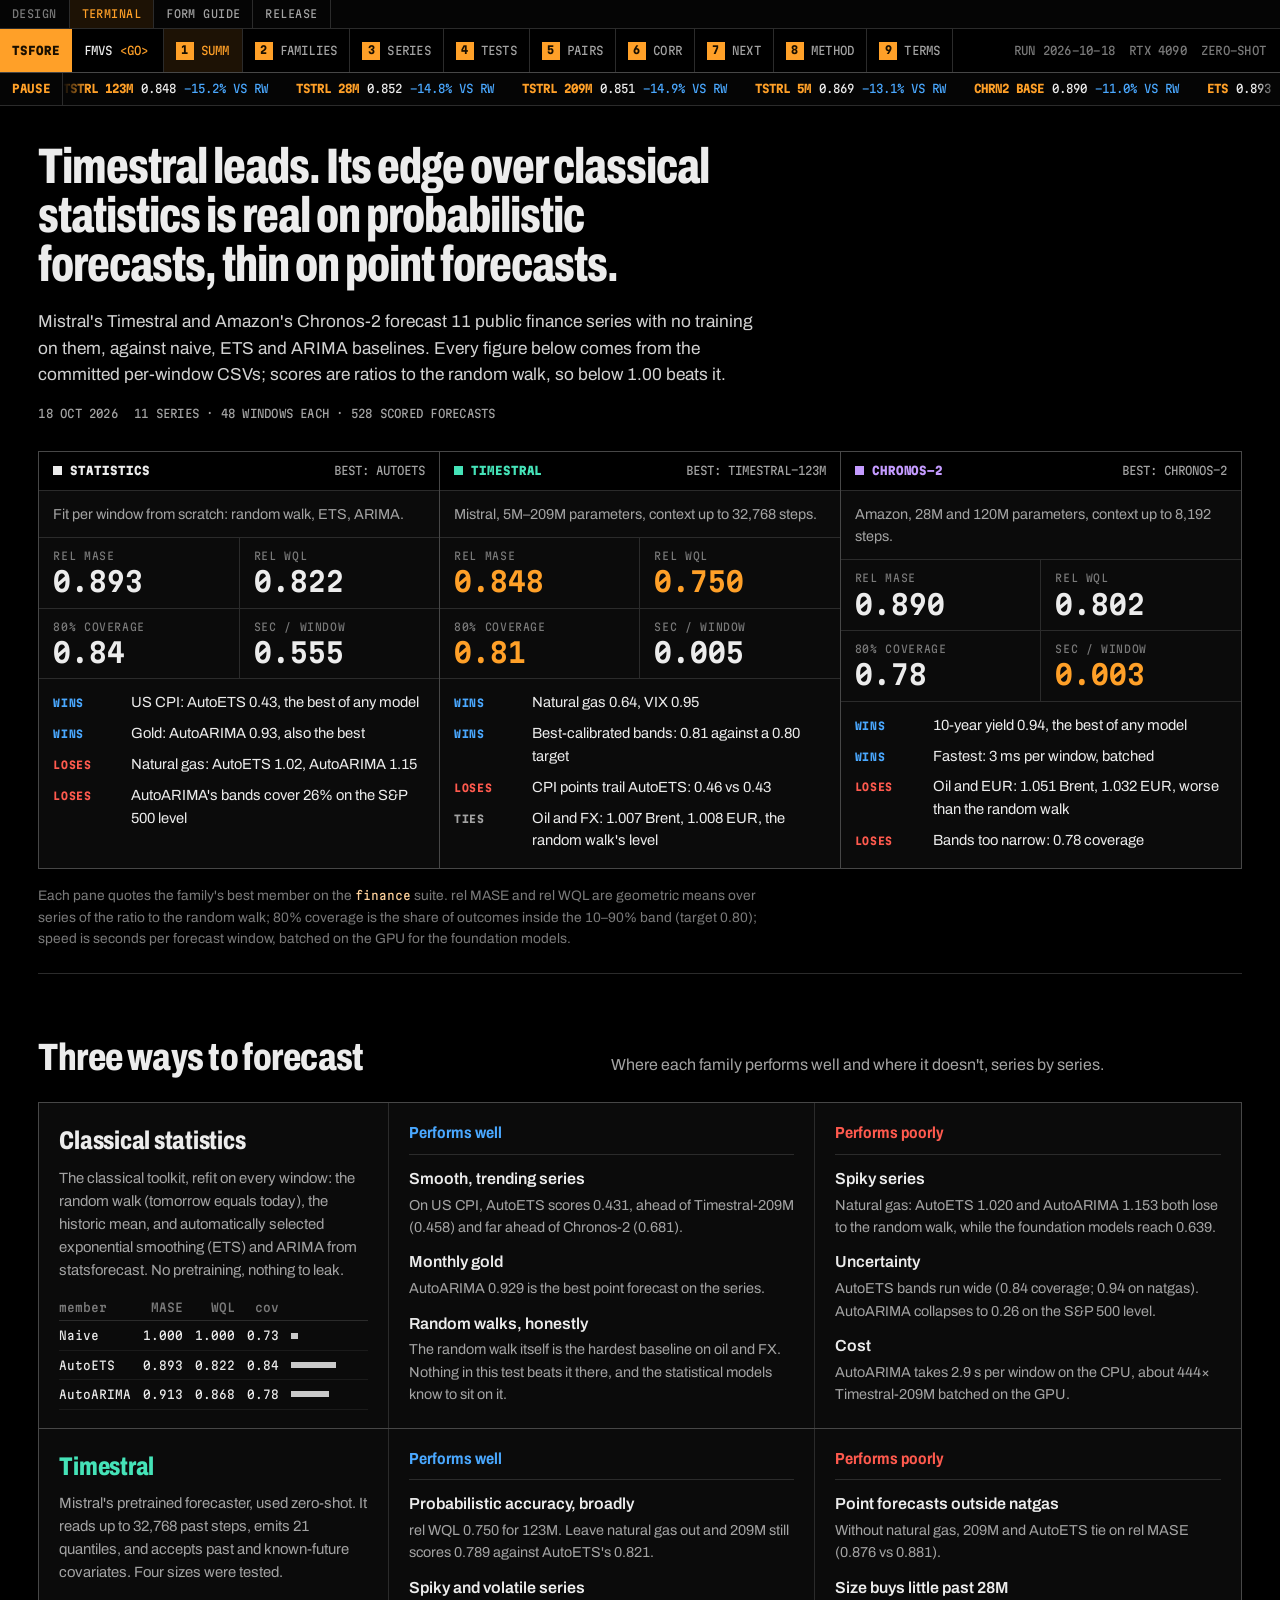
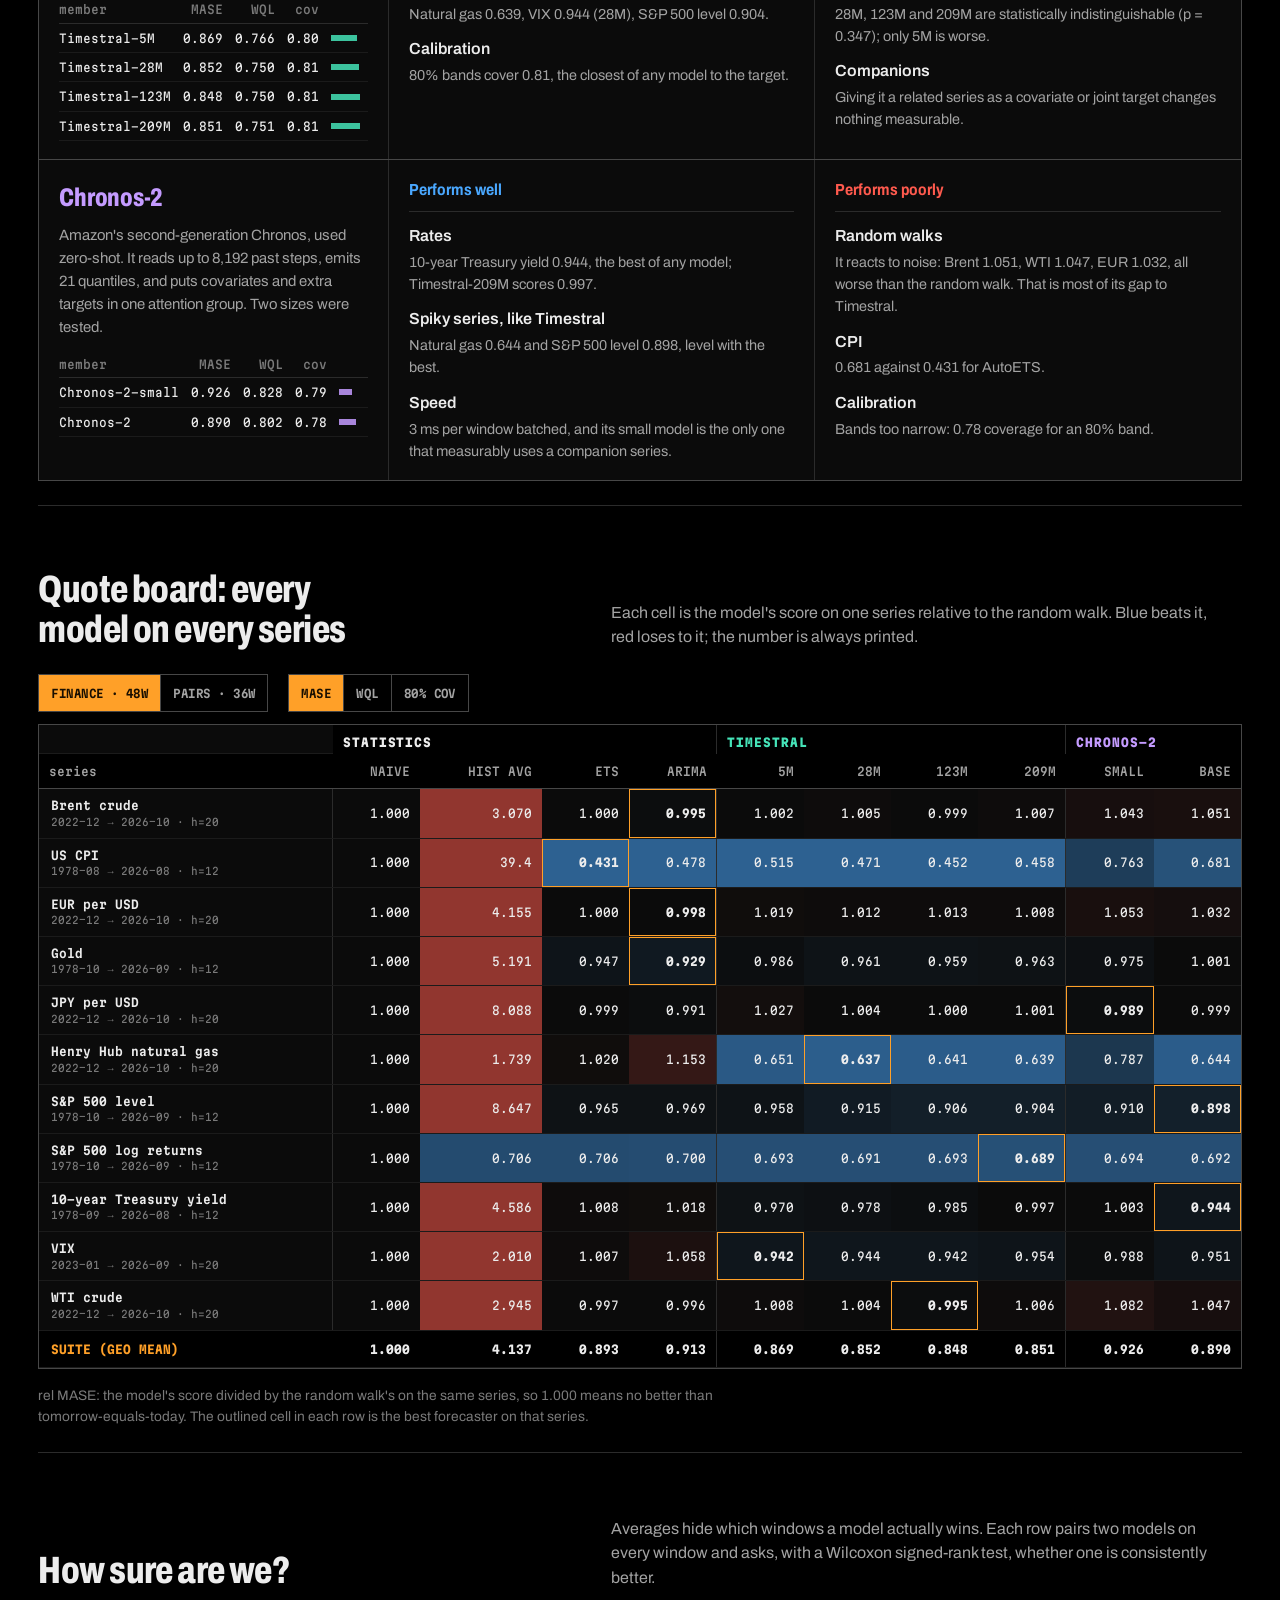
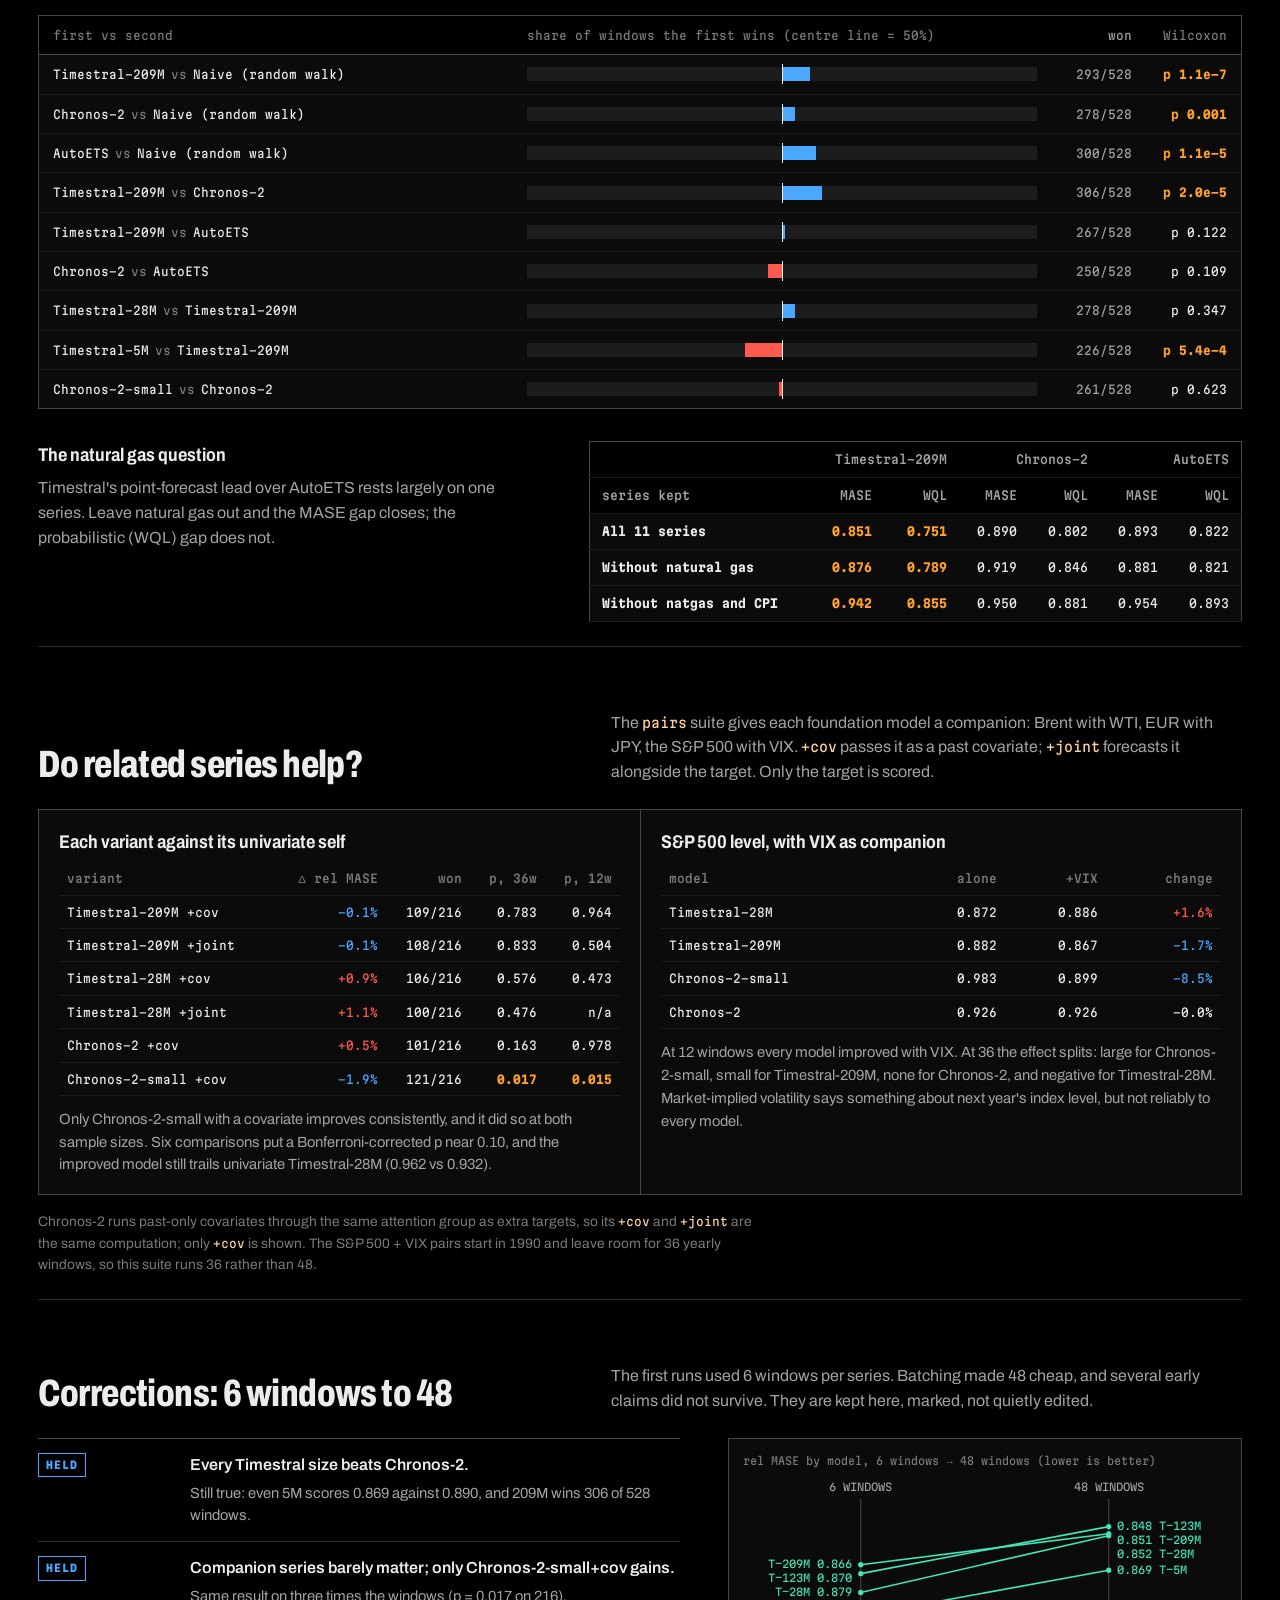
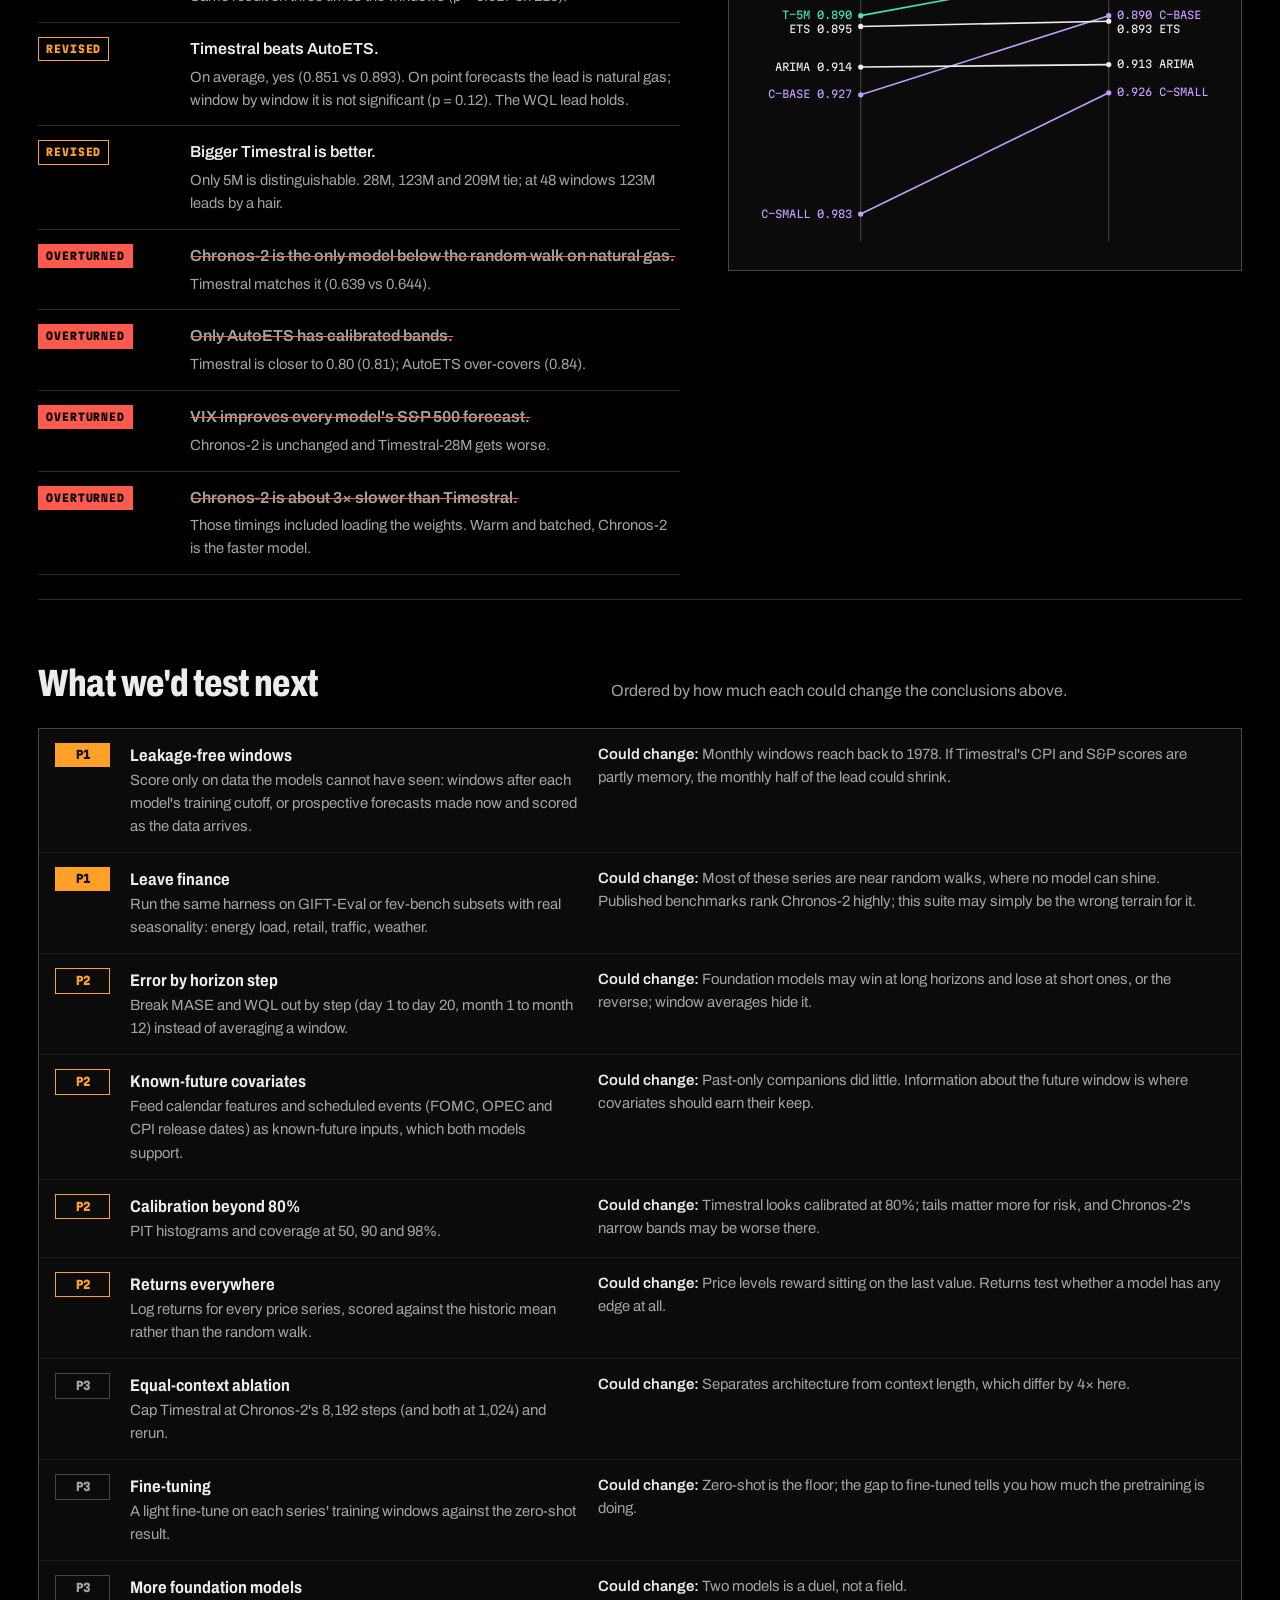
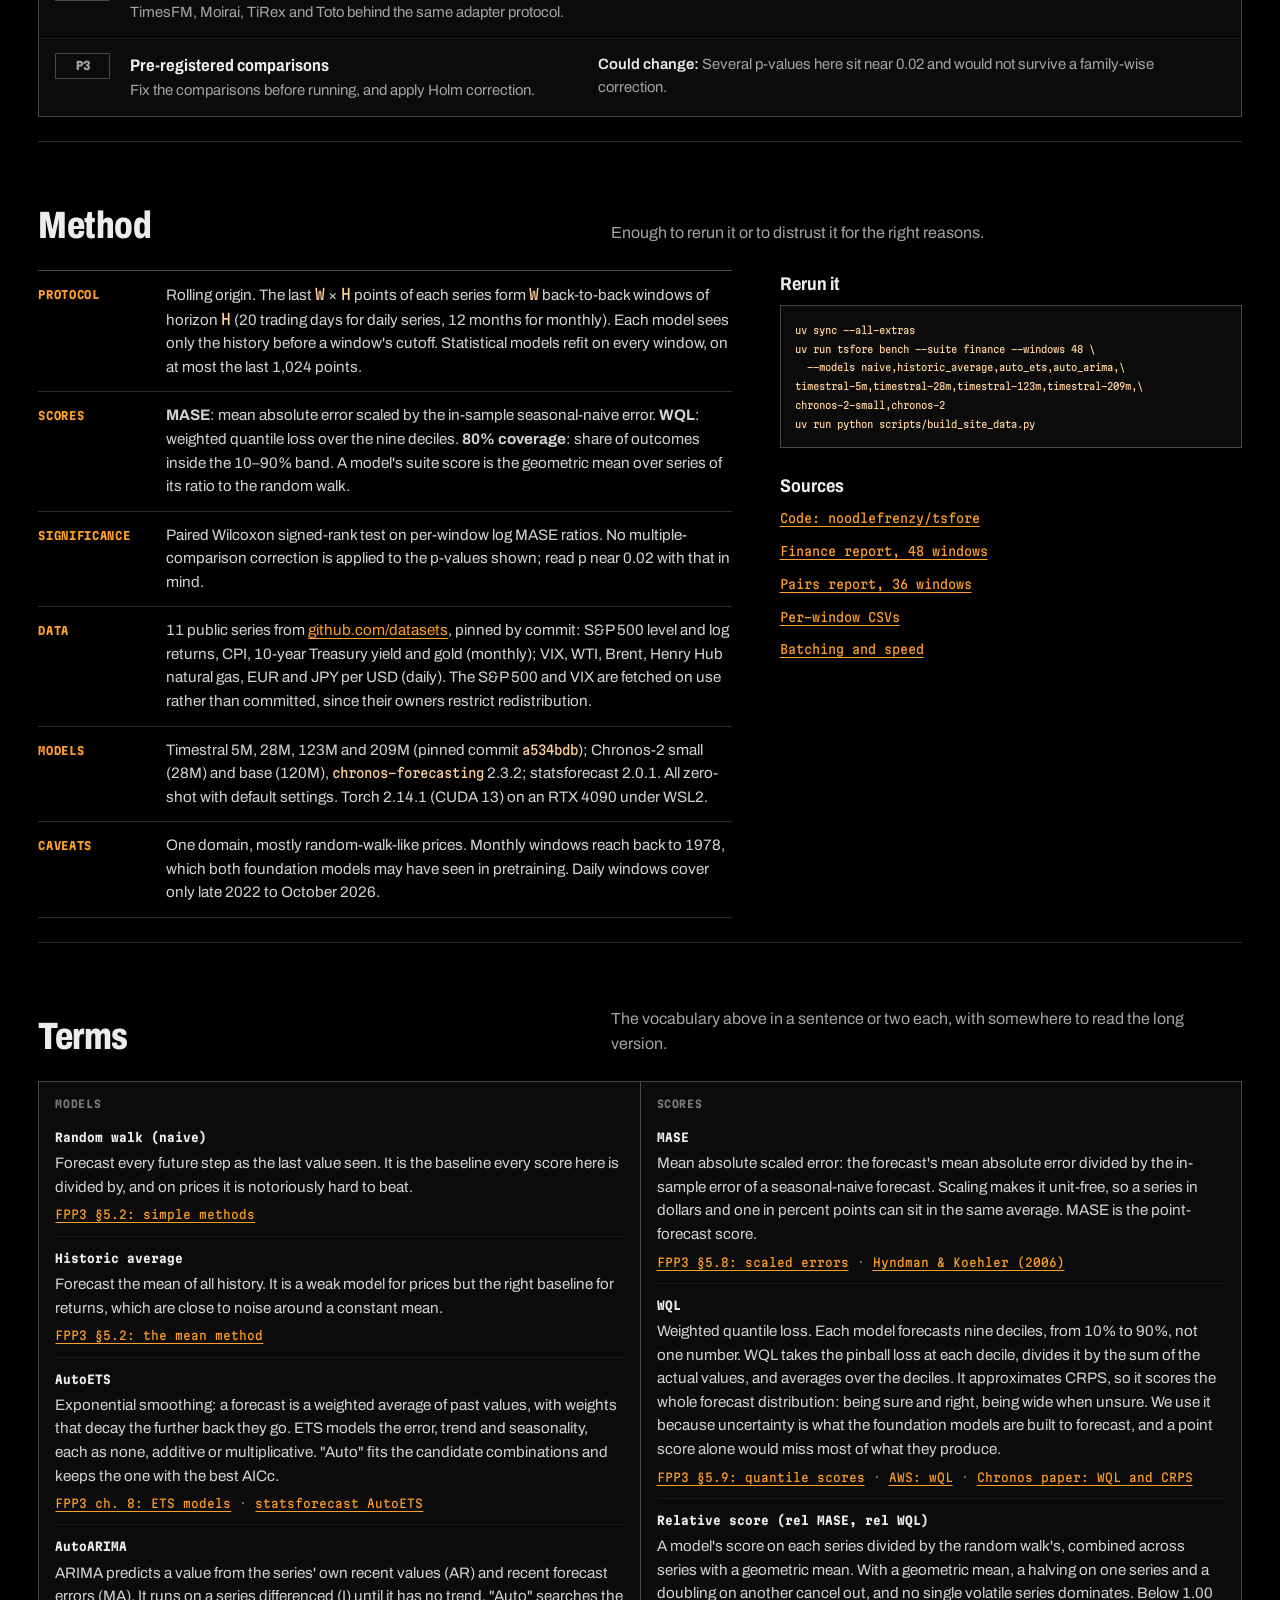
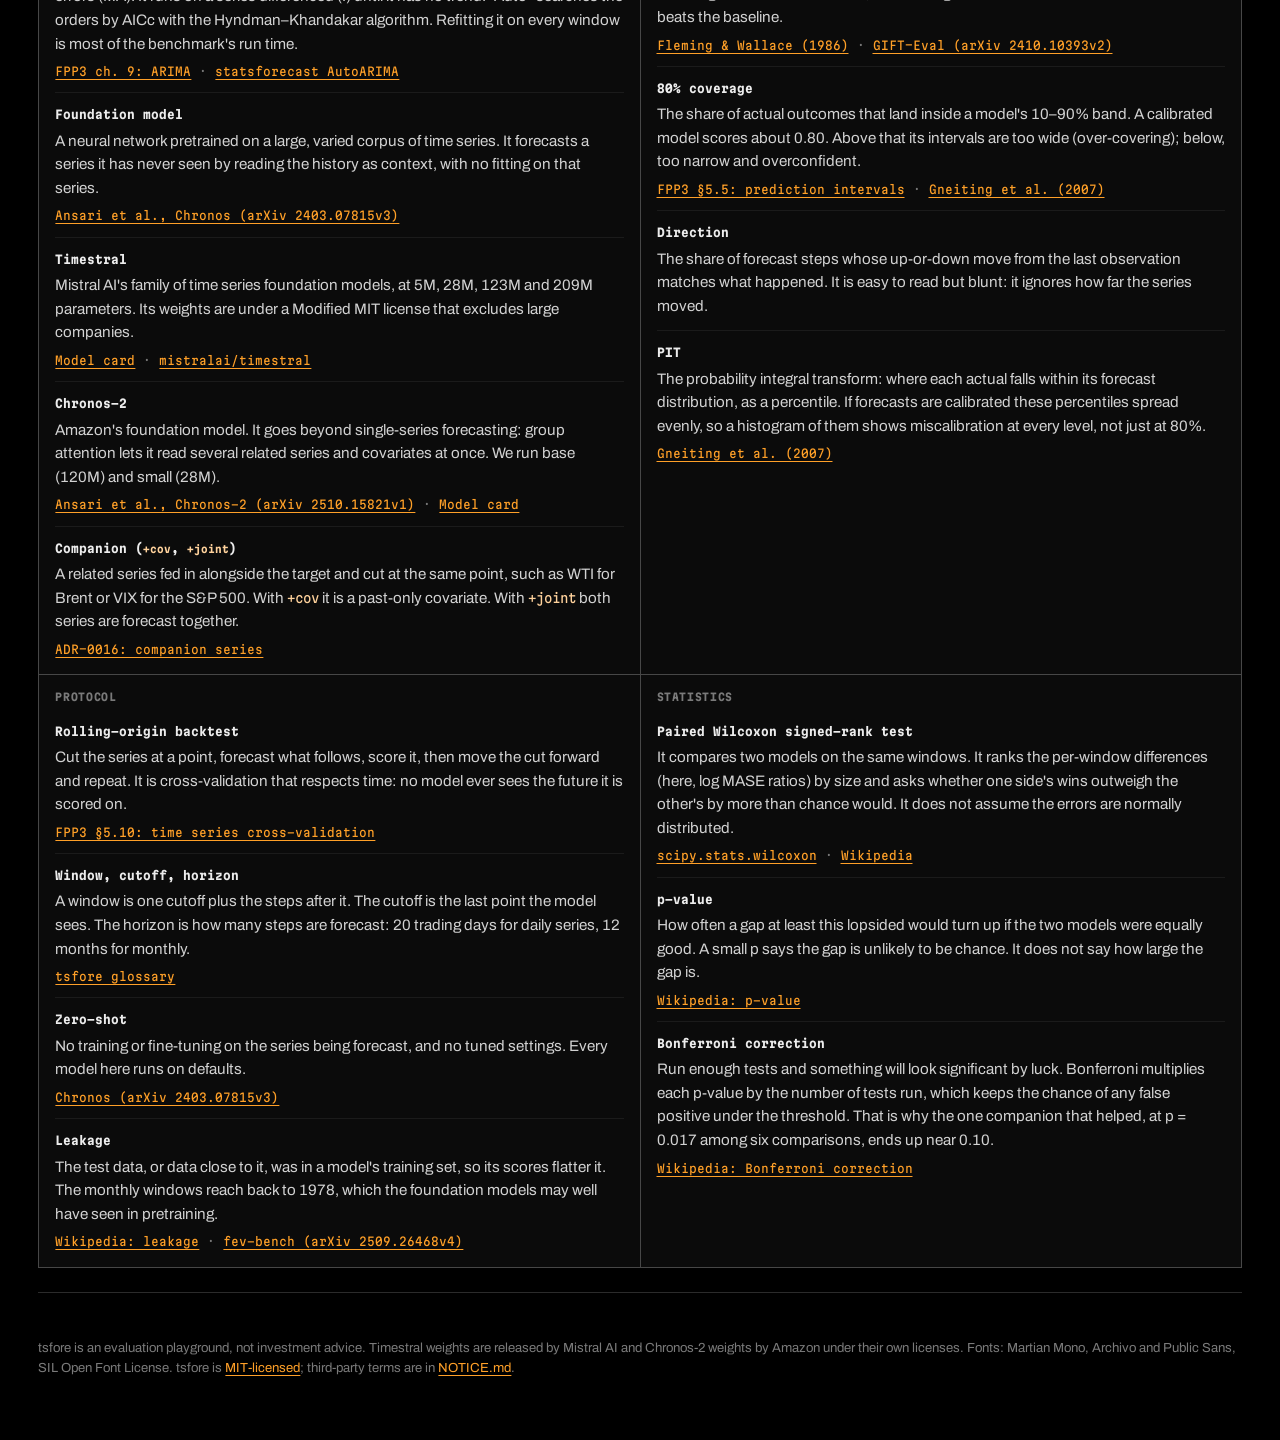
<file: index.html>
<!doctype html>
<html lang="en">
<head>
<meta charset="utf-8">
<!-- agent-notes: { ctx: "tsfore results site: market-terminal single page", deps: [site/style.css, site/form.css, site/release.css, site/design.js, site/app.js, site/data.js, DESIGN.md, PRODUCT.md], state: active, last: "claude@2026-10-19", key: ["static for GitHub Pages; no build step", "direction contract is the first child of body", "three designs over one markup: style.css, form.css, release.css; design.js swaps them"] } -->
<meta name="viewport" content="width=device-width, initial-scale=1">
<title>tsfore · Foundation models vs statistics</title>
<meta name="description" content="Zero-shot Timestral and Chronos-2 against classical statistical baselines on 11 public finance series: where each family wins, where it loses, how sure we are, and what to test next.">
<meta name="color-scheme" content="dark">
<link rel="stylesheet" href="style.css" id="design-css">
<script>
  // Pick the chosen design's sheet before first paint; design.js owns switching after load.
  (() => {
    const sheets = { terminal: "style.css", form: "form.css", release: "release.css" };
    let d = new URLSearchParams(location.search).get("design");
    try { d = d || localStorage.getItem("tsfore-design"); } catch (e) {}
    if (!sheets[d]) d = "terminal";
    document.documentElement.dataset.design = d;
    document.getElementById("design-css").href = sheets[d];
    if (d !== "terminal") document.querySelector('meta[name="color-scheme"]').content = "light";
    const fonts = { terminal: ["martian-mono", "archivo"], form: ["archivo"], release: ["public-sans"] };
    for (const f of fonts[d]) {
      const l = Object.assign(document.createElement("link"), { rel: "preload", as: "font", type: "font/woff2", crossOrigin: "anonymous", href: `fonts/${f}-normal-latin.woff2` });
      document.head.appendChild(l);
    }
  })();
</script>
<link rel="icon" href="data:image/svg+xml,%3Csvg xmlns='http://www.w3.org/2000/svg' viewBox='0 0 16 16'%3E%3Crect width='16' height='16' fill='%23000'/%3E%3Cpath d='M2 12 L6 7 L9 9 L14 3' stroke='%23ffa028' stroke-width='2' fill='none'/%3E%3C/svg%3E">
</head>
<body>
<!--
THESIS: Model families run like securities on a market terminal: three family panes, a quote grid per series, findings on the wire, corrections printed as corrections. Refuses the default ML-results page of a hero verdict, a bar chart and a methodology accordion.
OWN-WORLD: True-black ground; amber command chrome; white tabular quotes in Martian Mono at a condensed width; family inks teal (Timestral), violet (Chronos-2), white (statistics); a blue/red diverging quote ink for better/worse than the random walk; hairline pane rules, no rounded cards, no shadows.
STORY: Peers learn which family wins where (Timestral broadly, statistics on CPI, Chronos-2 on rates), how sure we are (paired tests), what changed from 6 to 48 windows, and what remains untested. They follow links to the reports and code.
FIRST VIEWPORT: Command bar with numbered function keys; a wire headline in Archivo condensed; three family panes side by side quoting rel MASE, rel WQL, coverage and speed; the ticker tape beneath.
FORM: grounded list position 7 (trading terminal); seed key 982665b6 (re-roll of df8914cf).
FINISH: unreviewed and undocumented is unfinished; this build ends with the finish review, the verdict, and DESIGN.md
-->
<!--
ALTERNATE DESIGN, FORM GUIDE (form.css)
THESIS: The benchmark as a day's race card: series are races, models are numbered entries, paired tests are match races, corrections are stewards' rulings. Refuses the leaderboard page and the dark dashboard.
OWN-WORLD: Grey newsprint, black ink, heavy 3px column rules; Archivo cut to 62-66% width for agate tables and banner caps; reversed-out black for the lead figure and the current key; saddle-cloth number blocks in the standard cloth colours; blue/red quote ink.
FIRST VIEWPORT: Masthead bar, the results board held still in a black band, a banner headline in condensed caps, three numbered entries with their figures.
FORM: grounded list position 4 (racing form past performances); seed key f73d17b5.
ALTERNATE DESIGN, STATISTICAL RELEASE (release.css)
THESIS: The benchmark published the way its series were: the estimate with its uncertainty and its release line, ruled tables, revisions marked, a technical note. Generic release form; no agency marks.
OWN-WORLD: White paper, Public Sans, booktabs rules (2px over 1px), release navy for chrome and the lead, ColorBrewer RdBu for better/worse, Okabe-Ito family inks.
FIRST VIEWPORT: Contents bar, a navy rule, the headline estimate and its release line, Table A of the three families.
FORM: grounded list position 3 (federal statistical release); seed key fc2cc5a6.
-->
<a class="skip" href="#summary">Skip to results</a>

<div class="designs" role="group" aria-label="Site design">
  <span class="designs__label">Design</span>
  <button type="button" data-design="terminal" aria-pressed="true">Terminal</button>
  <button type="button" data-design="form" aria-pressed="false">Form guide</button>
  <button type="button" data-design="release" aria-pressed="false">Release</button>
</div>

<header class="bar" role="banner">
  <div class="bar__brand"><span class="brand">TSFORE</span><span class="cmd" aria-hidden="true">FMVS <span class="go">&lt;GO&gt;</span></span></div>
  <nav class="keys" aria-label="Sections">
    <a href="#summary" data-key="1"><kbd>1</kbd><span class="key__label">SUMM</span></a>
    <a href="#families" data-key="2"><kbd>2</kbd><span class="key__label">FAMILIES</span></a>
    <a href="#series" data-key="3"><kbd>3</kbd><span class="key__label">SERIES</span></a>
    <a href="#tests" data-key="4"><kbd>4</kbd><span class="key__label">TESTS</span></a>
    <a href="#companions" data-key="5"><kbd>5</kbd><span class="key__label">PAIRS</span></a>
    <a href="#corrections" data-key="6"><kbd>6</kbd><span class="key__label">CORR</span></a>
    <a href="#outlook" data-key="7"><kbd>7</kbd><span class="key__label">NEXT</span></a>
    <a href="#method" data-key="8"><kbd>8</kbd><span class="key__label">METHOD</span></a>
    <a href="#terms" data-key="9"><kbd>9</kbd><span class="key__label">TERMS</span></a>
  </nav>
  <div class="bar__status" aria-label="Run details"><span>RUN 2026-10-18</span><span>RTX 4090</span><span>ZERO-SHOT</span></div>
</header>

<div class="tape" aria-label="Findings ticker">
  <button class="tape__toggle" type="button" aria-pressed="false" aria-label="Pause ticker">PAUSE</button>
  <div class="tape__viewport"><ul class="tape__track" id="tape"></ul></div>
</div>

<main>
  <section id="summary" class="sect" aria-labelledby="summary-h">
    <div class="wire">
      <h1 id="summary-h" class="wire__head">Timestral leads. Its edge over classical statistics is real on probabilistic forecasts, thin on point forecasts.</h1>
      <p class="wire__dek">Mistral's Timestral and Amazon's Chronos-2 forecast 11 public finance series with no training on them, against naive, ETS and ARIMA baselines. Every figure below comes from the committed per-window CSVs; scores are ratios to the random walk, so below 1.00 beats it.</p>
      <p class="wire__meta"><time datetime="2026-10-18">18 OCT 2026</time><span>11 SERIES · 48 WINDOWS EACH · 528 SCORED FORECASTS</span></p>
    </div>
    <div class="panes" id="panes"></div>
    <p class="note">Each pane quotes the family's best member on the <code>finance</code> suite. rel MASE and rel WQL are geometric means over series of the ratio to the random walk; 80% coverage is the share of outcomes inside the 10–90% band (target 0.80); speed is seconds per forecast window, batched on the GPU for the foundation models.</p>
  </section>

  <section id="families" class="sect" aria-labelledby="families-h">
    <header class="sect__head"><h2 id="families-h">Three ways to forecast</h2><p>Where each family performs well and where it doesn't, series by series.</p></header>
    <div class="dossiers" id="dossiers"></div>
  </section>

  <section id="series" class="sect" aria-labelledby="series-h">
    <header class="sect__head">
      <h2 id="series-h">Quote board: every model on every series</h2>
      <p>Each cell is the model's score on one series relative to the random walk. Blue beats it, red loses to it; the number is always printed.</p>
    </header>
    <div class="controls" role="group" aria-label="Board settings">
      <div class="seg" role="radiogroup" aria-label="Suite">
        <button type="button" role="radio" aria-checked="true" data-suite="finance">FINANCE · 48W</button>
        <button type="button" role="radio" aria-checked="false" data-suite="pairs">PAIRS · 36W</button>
      </div>
      <div class="seg" role="radiogroup" aria-label="Metric">
        <button type="button" role="radio" aria-checked="true" data-metric="mase">MASE</button>
        <button type="button" role="radio" aria-checked="false" data-metric="wql">WQL</button>
        <button type="button" role="radio" aria-checked="false" data-metric="cov">80% COV</button>
      </div>
    </div>
    <div class="board-wrap" tabindex="0" role="region" aria-label="Quote board, scrolls sideways on small screens"><table class="board" id="board"></table></div>
    <p class="note" id="board-note"></p>
  </section>

  <section id="tests" class="sect" aria-labelledby="tests-h">
    <header class="sect__head">
      <h2 id="tests-h">How sure are we?</h2>
      <p>Averages hide which windows a model actually wins. Each row pairs two models on every window and asks, with a Wilcoxon signed-rank test, whether one is consistently better.</p>
    </header>
    <div class="tests" id="tests-list"></div>
    <div class="ablation">
      <div><h3>The natural gas question</h3>
      <p>Timestral's point-forecast lead over AutoETS rests largely on one series. Leave natural gas out and the MASE gap closes; the probabilistic (WQL) gap does not.</p></div>
      <div class="ab-wrap" tabindex="0" role="region" aria-label="Ablation table"><table class="ab" id="ablation"></table></div>
    </div>
  </section>

  <section id="companions" class="sect" aria-labelledby="comp-h">
    <header class="sect__head">
      <h2 id="comp-h">Do related series help?</h2>
      <p>The <code>pairs</code> suite gives each foundation model a companion: Brent with WTI, EUR with JPY, the S&amp;P 500 with VIX. <code>+cov</code> passes it as a past covariate; <code>+joint</code> forecasts it alongside the target. Only the target is scored.</p>
    </header>
    <div class="comp" id="comp"></div>
    <p class="note">Chronos-2 runs past-only covariates through the same attention group as extra targets, so its <code>+cov</code> and <code>+joint</code> are the same computation; only <code>+cov</code> is shown. The S&amp;P 500 + VIX pairs start in 1990 and leave room for 36 yearly windows, so this suite runs 36 rather than 48.</p>
  </section>

  <section id="corrections" class="sect" aria-labelledby="corr-h">
    <header class="sect__head">
      <h2 id="corr-h">Corrections: 6 windows to 48</h2>
      <p>The first runs used 6 windows per series. Batching made 48 cheap, and several early claims did not survive. They are kept here, marked, not quietly edited.</p>
    </header>
    <div class="corr">
      <ol class="claims" id="claims"></ol>
      <figure class="slope">
        <figcaption>rel MASE by model, 6 windows → 48 windows (lower is better)</figcaption>
        <div id="slope"></div>
      </figure>
    </div>
  </section>

  <section id="outlook" class="sect" aria-labelledby="out-h">
    <header class="sect__head">
      <h2 id="out-h">What we'd test next</h2>
      <p>Ordered by how much each could change the conclusions above.</p>
    </header>
    <ol class="orders" id="orders"></ol>
  </section>

  <section id="method" class="sect" aria-labelledby="method-h">
    <header class="sect__head"><h2 id="method-h">Method</h2><p>Enough to rerun it or to distrust it for the right reasons.</p></header>
    <div class="method">
      <dl>
        <dt>Protocol</dt>
        <dd>Rolling origin. The last <var>W</var> × <var>H</var> points of each series form <var>W</var> back-to-back windows of horizon <var>H</var> (20 trading days for daily series, 12 months for monthly). Each model sees only the history before a window's cutoff. Statistical models refit on every window, on at most the last 1,024 points.</dd>
        <dt>Scores</dt>
        <dd><strong>MASE</strong>: mean absolute error scaled by the in-sample seasonal-naive error. <strong>WQL</strong>: weighted quantile loss over the nine deciles. <strong>80% coverage</strong>: share of outcomes inside the 10–90% band. A model's suite score is the geometric mean over series of its ratio to the random walk.</dd>
        <dt>Significance</dt>
        <dd>Paired Wilcoxon signed-rank test on per-window log MASE ratios. No multiple-comparison correction is applied to the p-values shown; read p near 0.02 with that in mind.</dd>
        <dt>Data</dt>
        <dd>11 public series from <a href="https://github.com/datasets">github.com/datasets</a>, pinned by commit: S&amp;P 500 level and log returns, CPI, 10-year Treasury yield and gold (monthly); VIX, WTI, Brent, Henry Hub natural gas, EUR and JPY per USD (daily). The S&amp;P 500 and VIX are fetched on use rather than committed, since their owners restrict redistribution.</dd>
        <dt>Models</dt>
        <dd>Timestral 5M, 28M, 123M and 209M (pinned commit <code>a534bdb</code>); Chronos-2 small (28M) and base (120M), <code>chronos-forecasting</code> 2.3.2; statsforecast 2.0.1. All zero-shot with default settings. Torch 2.14.1 (CUDA 13) on an RTX 4090 under WSL2.</dd>
        <dt>Caveats</dt>
        <dd>One domain, mostly random-walk-like prices. Monthly windows reach back to 1978, which both foundation models may have seen in pretraining. Daily windows cover only late 2022 to October 2026.</dd>
      </dl>
      <div class="repro">
        <h3>Rerun it</h3>
<pre><code>uv sync --all-extras
uv run tsfore bench --suite finance --windows 48 \
  --models naive,historic_average,auto_ets,auto_arima,\
timestral-5m,timestral-28m,timestral-123m,timestral-209m,\
chronos-2-small,chronos-2
uv run python scripts/build_site_data.py</code></pre>
        <h3>Sources</h3>
        <ul class="links">
          <li><a href="https://github.com/noodlefrenzy/tsfore">Code: noodlefrenzy/tsfore</a></li>
          <li><a href="https://github.com/noodlefrenzy/tsfore/blob/main/docs/benchmarks/finance-48w-2026-10-18.md">Finance report, 48 windows</a></li>
          <li><a href="https://github.com/noodlefrenzy/tsfore/blob/main/docs/benchmarks/pairs-36w-2026-10-18.md">Pairs report, 36 windows</a></li>
          <li><a href="https://github.com/noodlefrenzy/tsfore/tree/main/docs/benchmarks/data">Per-window CSVs</a></li>
          <li><a href="https://github.com/noodlefrenzy/tsfore/blob/main/docs/benchmarks/batching-2026-10-18.md">Batching and speed</a></li>
        </ul>
      </div>
    </div>
  </section>

  <section id="terms" class="sect" aria-labelledby="terms-h">
    <header class="sect__head"><h2 id="terms-h">Terms</h2><p>The vocabulary above in a sentence or two each, with somewhere to read the long version.</p></header>
    <div class="terms">
      <div class="terms__group">
        <h3 class="terms__cat">Models</h3>
        <dl>
          <div class="term" id="term-naive"><dt>Random walk (naive)</dt>
            <dd><p>Forecast every future step as the last value seen. It is the baseline every score here is divided by, and on prices it is notoriously hard to beat.</p>
            <p class="term__more"><a href="https://otexts.com/fpp3/toolbox.html#sec-simple-methods">FPP3 §5.2: simple methods</a></p></dd></div>
          <div class="term" id="term-historic-average"><dt>Historic average</dt>
            <dd><p>Forecast the mean of all history. It is a weak model for prices but the right baseline for returns, which are close to noise around a constant mean.</p>
            <p class="term__more"><a href="https://otexts.com/fpp3/toolbox.html#sec-simple-methods">FPP3 §5.2: the mean method</a></p></dd></div>
          <div class="term" id="term-ets"><dt>AutoETS</dt>
            <dd><p>Exponential smoothing: a forecast is a weighted average of past values, with weights that decay the further back they go. ETS models the error, trend and seasonality, each as none, additive or multiplicative. "Auto" fits the candidate combinations and keeps the one with the best AICc.</p>
            <p class="term__more"><a href="https://otexts.com/fpp3/exponential-smoothing.html#sec-ets">FPP3 ch. 8: ETS models</a> · <a href="https://nixtlaverse.nixtla.io/statsforecast/docs/models/autoets.html">statsforecast AutoETS</a></p></dd></div>
          <div class="term" id="term-arima"><dt>AutoARIMA</dt>
            <dd><p>ARIMA predicts a value from the series' own recent values (AR) and recent forecast errors (MA). It runs on a series differenced (I) until it has no trend. "Auto" searches the orders by AICc with the Hyndman–Khandakar algorithm. Refitting it on every window is most of the benchmark's run time.</p>
            <p class="term__more"><a href="https://otexts.com/fpp3/arima.html">FPP3 ch. 9: ARIMA</a> · <a href="https://nixtlaverse.nixtla.io/statsforecast/docs/models/autoarima.html">statsforecast AutoARIMA</a></p></dd></div>
          <div class="term" id="term-foundation"><dt>Foundation model</dt>
            <dd><p>A neural network pretrained on a large, varied corpus of time series. It forecasts a series it has never seen by reading the history as context, with no fitting on that series.</p>
            <p class="term__more"><a href="https://arxiv.org/abs/2403.07815v3">Ansari et al., Chronos (arXiv 2403.07815v3)</a></p></dd></div>
          <div class="term" id="term-timestral"><dt>Timestral</dt>
            <dd><p>Mistral AI's family of time series foundation models, at 5M, 28M, 123M and 209M parameters. Its weights are under a Modified MIT license that excludes large companies.</p>
            <p class="term__more"><a href="https://huggingface.co/mistralai/Timestral-123M">Model card</a> · <a href="https://github.com/mistralai/timestral">mistralai/timestral</a></p></dd></div>
          <div class="term" id="term-chronos2"><dt>Chronos-2</dt>
            <dd><p>Amazon's foundation model. It goes beyond single-series forecasting: group attention lets it read several related series and covariates at once. We run base (120M) and small (28M).</p>
            <p class="term__more"><a href="https://arxiv.org/abs/2510.15821v1">Ansari et al., Chronos-2 (arXiv 2510.15821v1)</a> · <a href="https://huggingface.co/amazon/chronos-2">Model card</a></p></dd></div>
          <div class="term" id="term-companion"><dt>Companion (<code>+cov</code>, <code>+joint</code>)</dt>
            <dd><p>A related series fed in alongside the target and cut at the same point, such as WTI for Brent or VIX for the S&amp;P 500. With <code>+cov</code> it is a past-only covariate. With <code>+joint</code> both series are forecast together.</p>
            <p class="term__more"><a href="https://github.com/noodlefrenzy/tsfore/blob/main/docs/adrs/0016-companion-series-for-multivariate-evaluation.md">ADR-0016: companion series</a></p></dd></div>
        </dl>
      </div>
      <div class="terms__group">
        <h3 class="terms__cat">Scores</h3>
        <dl>
          <div class="term" id="term-mase"><dt>MASE</dt>
            <dd><p>Mean absolute scaled error: the forecast's mean absolute error divided by the in-sample error of a seasonal-naive forecast. Scaling makes it unit-free, so a series in dollars and one in percent points can sit in the same average. MASE is the point-forecast score.</p>
            <p class="term__more"><a href="https://otexts.com/fpp3/toolbox.html#sec-accuracy">FPP3 §5.8: scaled errors</a> · <a href="https://doi.org/10.1016/j.ijforecast.2006.03.001">Hyndman &amp; Koehler (2006)</a></p></dd></div>
          <div class="term" id="term-wql"><dt>WQL</dt>
            <dd><p>Weighted quantile loss. Each model forecasts nine deciles, from 10% to 90%, not one number. WQL takes the pinball loss at each decile, divides it by the sum of the actual values, and averages over the deciles. It approximates CRPS, so it scores the whole forecast distribution: being sure and right, being wide when unsure. We use it because uncertainty is what the foundation models are built to forecast, and a point score alone would miss most of what they produce.</p>
            <p class="term__more"><a href="https://otexts.com/fpp3/toolbox.html#sec-distaccuracy">FPP3 §5.9: quantile scores</a> · <a href="https://docs.aws.amazon.com/forecast/latest/dg/metrics.html">AWS: wQL</a> · <a href="https://arxiv.org/abs/2403.07815v3">Chronos paper: WQL and CRPS</a></p></dd></div>
          <div class="term" id="term-relative"><dt>Relative score (rel MASE, rel WQL)</dt>
            <dd><p>A model's score on each series divided by the random walk's, combined across series with a geometric mean. With a geometric mean, a halving on one series and a doubling on another cancel out, and no single volatile series dominates. Below 1.00 beats the baseline.</p>
            <p class="term__more"><a href="https://doi.org/10.1145/5666.5673">Fleming &amp; Wallace (1986)</a> · <a href="https://arxiv.org/abs/2410.10393v2">GIFT-Eval (arXiv 2410.10393v2)</a></p></dd></div>
          <div class="term" id="term-coverage"><dt>80% coverage</dt>
            <dd><p>The share of actual outcomes that land inside a model's 10–90% band. A calibrated model scores about 0.80. Above that its intervals are too wide (over-covering); below, too narrow and overconfident.</p>
            <p class="term__more"><a href="https://otexts.com/fpp3/toolbox.html#sec-prediction-intervals">FPP3 §5.5: prediction intervals</a> · <a href="https://doi.org/10.1111/j.1467-9868.2007.00587.x">Gneiting et al. (2007)</a></p></dd></div>
          <div class="term" id="term-direction"><dt>Direction</dt>
            <dd><p>The share of forecast steps whose up-or-down move from the last observation matches what happened. It is easy to read but blunt: it ignores how far the series moved.</p></dd></div>
          <div class="term" id="term-pit"><dt>PIT</dt>
            <dd><p>The probability integral transform: where each actual falls within its forecast distribution, as a percentile. If forecasts are calibrated these percentiles spread evenly, so a histogram of them shows miscalibration at every level, not just at 80%.</p>
            <p class="term__more"><a href="https://doi.org/10.1111/j.1467-9868.2007.00587.x">Gneiting et al. (2007)</a></p></dd></div>
        </dl>
      </div>
      <div class="terms__group">
        <h3 class="terms__cat">Protocol</h3>
        <dl>
          <div class="term" id="term-rolling-origin"><dt>Rolling-origin backtest</dt>
            <dd><p>Cut the series at a point, forecast what follows, score it, then move the cut forward and repeat. It is cross-validation that respects time: no model ever sees the future it is scored on.</p>
            <p class="term__more"><a href="https://otexts.com/fpp3/toolbox.html#sec-tscv">FPP3 §5.10: time series cross-validation</a></p></dd></div>
          <div class="term" id="term-window"><dt>Window, cutoff, horizon</dt>
            <dd><p>A window is one cutoff plus the steps after it. The cutoff is the last point the model sees. The horizon is how many steps are forecast: 20 trading days for daily series, 12 months for monthly.</p>
            <p class="term__more"><a href="https://github.com/noodlefrenzy/tsfore/blob/main/docs/glossary.md">tsfore glossary</a></p></dd></div>
          <div class="term" id="term-zero-shot"><dt>Zero-shot</dt>
            <dd><p>No training or fine-tuning on the series being forecast, and no tuned settings. Every model here runs on defaults.</p>
            <p class="term__more"><a href="https://arxiv.org/abs/2403.07815v3">Chronos (arXiv 2403.07815v3)</a></p></dd></div>
          <div class="term" id="term-leakage"><dt>Leakage</dt>
            <dd><p>The test data, or data close to it, was in a model's training set, so its scores flatter it. The monthly windows reach back to 1978, which the foundation models may well have seen in pretraining.</p>
            <p class="term__more"><a href="https://en.wikipedia.org/w/index.php?title=Leakage_(machine_learning)&amp;oldid=1371869141">Wikipedia: leakage</a> · <a href="https://arxiv.org/abs/2509.26468v4">fev-bench (arXiv 2509.26468v4)</a></p></dd></div>
        </dl>
      </div>
      <div class="terms__group">
        <h3 class="terms__cat">Statistics</h3>
        <dl>
          <div class="term" id="term-wilcoxon"><dt>Paired Wilcoxon signed-rank test</dt>
            <dd><p>It compares two models on the same windows. It ranks the per-window differences (here, log MASE ratios) by size and asks whether one side's wins outweigh the other's by more than chance would. It does not assume the errors are normally distributed.</p>
            <p class="term__more"><a href="https://docs.scipy.org/doc/scipy/reference/generated/scipy.stats.wilcoxon.html">scipy.stats.wilcoxon</a> · <a href="https://en.wikipedia.org/w/index.php?title=Wilcoxon_signed-rank_test&amp;oldid=1366509069">Wikipedia</a></p></dd></div>
          <div class="term" id="term-p-value"><dt>p-value</dt>
            <dd><p>How often a gap at least this lopsided would turn up if the two models were equally good. A small p says the gap is unlikely to be chance. It does not say how large the gap is.</p>
            <p class="term__more"><a href="https://en.wikipedia.org/w/index.php?title=P-value&amp;oldid=1378624770">Wikipedia: p-value</a></p></dd></div>
          <div class="term" id="term-bonferroni"><dt>Bonferroni correction</dt>
            <dd><p>Run enough tests and something will look significant by luck. Bonferroni multiplies each p-value by the number of tests run, which keeps the chance of any false positive under the threshold. That is why the one companion that helped, at p = 0.017 among six comparisons, ends up near 0.10.</p>
            <p class="term__more"><a href="https://en.wikipedia.org/w/index.php?title=Bonferroni_correction&amp;oldid=1377938590">Wikipedia: Bonferroni correction</a></p></dd></div>
        </dl>
      </div>
    </div>
  </section>
</main>

<footer class="foot">
  <p>tsfore is an evaluation playground, not investment advice. Timestral weights are released by Mistral AI and Chronos-2 weights by Amazon under their own licenses. Fonts: Martian Mono, Archivo and Public Sans, SIL Open Font License. tsfore is <a href="https://github.com/noodlefrenzy/tsfore/blob/main/LICENSE">MIT-licensed</a>; third-party terms are in <a href="https://github.com/noodlefrenzy/tsfore/blob/main/NOTICE.md">NOTICE.md</a>.</p>
</footer>

<script src="data.js"></script>
<script src="app.js"></script>
<script src="design.js"></script>
</body>
</html>
</file>
<file: style.css>
/* agent-notes: { ctx: "styles for the market-terminal results site", deps: [DESIGN.md, site/index.html], state: active, last: "claude@2026-10-19", key: ["the terminal design; form.css and release.css are the alternates over the same markup", "tokens on :root mirror DESIGN.md frontmatter", "fonts self-hosted in site/fonts (OFL)"] } */
/* tsfore results site: market-terminal world. Tokens first; see DESIGN.md. */
@font-face {
  font-family: "Martian Mono";
  src: url("fonts/martian-mono-normal-latin.woff2") format("woff2");
  font-weight: 100 800;
  font-stretch: 75% 112.5%;
  font-display: swap;
}
@font-face {
  font-family: "Archivo";
  src: url("fonts/archivo-normal-latin.woff2") format("woff2");
  font-weight: 100 900;
  font-stretch: 62% 125%;
  font-style: normal;
  font-display: swap;
}
@font-face {
  font-family: "Archivo";
  src: url("fonts/archivo-italic-latin.woff2") format("woff2");
  font-weight: 100 900;
  font-stretch: 62% 125%;
  font-style: italic;
  font-display: swap;
}

:root {
  --ground: #000;
  --pane: #0b0b0b;
  --pane-hi: #141414;
  --rule: #2b2b2b;
  --rule-hi: #474747;
  --text: #ececec;
  --prose: #d2d2d2;
  --code: #ffd29c;
  --row: #1b1b1b;
  --muted: #a3a3a3;
  --dim: #7a7a7a;
  --amber: #ffa028;
  --amber-ink: #1a0f00;
  --better: #4aa8ff;
  --worse: #ff5a4e;
  --fam-stats: #ececec;
  --fam-timestral: #45e3b8;
  --fam-chronos: #c49bff;
  --mono: "Martian Mono", ui-monospace, "SFMono-Regular", Menlo, Consolas, monospace;
  --sans: "Archivo", "Helvetica Neue", Arial, sans-serif;
  --gutter: clamp(16px, 3vw, 40px);
  --bar-h: 44px;
}

*, *::before, *::after { box-sizing: border-box; }
html { scroll-padding-top: calc(var(--bar-h) + 48px); -webkit-text-size-adjust: 100%; }
body {
  margin: 0;
  background: var(--ground);
  color: var(--text);
  font-family: var(--sans);
  font-size: 1rem;
  line-height: 1.55;
  font-variant-numeric: tabular-nums;
}
a { color: var(--amber); text-underline-offset: 3px; text-decoration-thickness: 1px; }
a:hover { color: #ffc277; }
:focus-visible { outline: 2px solid var(--amber); outline-offset: 2px; }
code, kbd, pre, var { font-family: var(--mono); font-style: normal; font-stretch: 87.5%; }
code { font-size: 0.86em; color: var(--code); }
var { color: var(--code); }

.skip {
  position: absolute; left: 8px; top: -60px; z-index: 50;
  background: var(--amber); color: var(--amber-ink); padding: 8px 12px; font-family: var(--mono); font-size: 0.8rem;
}
.skip:focus { top: 8px; }

/* ---- design tabs ---- */
.designs {
  display: flex; align-items: stretch; padding: 0 var(--gutter) 0 0;
  background: #050505; border-bottom: 1px solid var(--rule);
  font-family: var(--mono); font-stretch: 87.5%; font-size: 0.68rem; letter-spacing: 0.04em; text-transform: uppercase;
}
.designs__label { display: flex; align-items: center; padding: 0 12px; color: var(--dim); border-right: 1px solid var(--rule); }
.designs button {
  font: inherit; letter-spacing: inherit; text-transform: inherit; cursor: pointer;
  background: transparent; color: var(--muted); border: 0; border-right: 1px solid var(--rule); padding: 0 12px; min-height: 28px;
  transition: color 160ms ease-out, background-color 160ms ease-out;
}
.designs button:hover { color: var(--text); background: var(--pane-hi); }
.designs button[aria-pressed="true"] { color: var(--amber); background: #1d1205; }

/* ---- command bar ---- */
.bar {
  position: sticky; top: 0; z-index: 20;
  display: flex; align-items: stretch; gap: 0;
  min-height: var(--bar-h);
  background: var(--ground);
  border-bottom: 1px solid var(--rule-hi);
  font-family: var(--mono); font-stretch: 87.5%; font-size: 0.72rem; letter-spacing: 0.02em;
}
.bar__brand { display: flex; align-items: center; gap: 12px; padding: 0 14px 0 0; border-right: 1px solid var(--rule); }
.brand { background: var(--amber); color: var(--amber-ink); font-weight: 800; padding: 0 12px; align-self: stretch; display: flex; align-items: center; letter-spacing: 0.08em; }
.cmd { color: var(--text); }
.go { color: var(--amber); }
.keys { display: flex; flex: 1; overflow-x: auto; scrollbar-width: none; }
.keys::-webkit-scrollbar { display: none; }
.keys a {
  display: flex; align-items: center; gap: 7px; padding: 0 12px;
  color: var(--muted); text-decoration: none; white-space: nowrap;
  border-right: 1px solid var(--rule);
  transition: color 160ms ease-out, background-color 160ms ease-out;
}
.keys a:hover { color: var(--text); background: var(--pane-hi); }
.keys a[aria-current="true"] { color: var(--amber); background: #1d1205; }
.keys kbd {
  display: inline-grid; place-items: center; min-width: 18px; height: 18px; padding: 0 3px;
  background: var(--amber); color: var(--amber-ink); font-weight: 700; font-size: 0.68rem;
}
.bar__status { display: flex; align-items: center; gap: 14px; padding: 0 14px; color: var(--dim); white-space: nowrap; }

/* ---- ticker tape: the page's one authored motion ---- */
.tape {
  position: sticky; top: var(--bar-h); z-index: 19;
  display: flex; align-items: stretch;
  background: #050505; border-bottom: 1px solid var(--rule);
  font-family: var(--mono); font-stretch: 87.5%; font-size: 0.72rem;
}
.tape__toggle {
  flex: none; font: inherit; font-weight: 700; letter-spacing: 0.06em;
  color: var(--amber); background: transparent; border: 0; border-right: 1px solid var(--rule);
  padding: 0 12px; cursor: pointer; min-height: 32px;
}
.tape__toggle:hover { background: var(--pane-hi); }
.tape__viewport { overflow: hidden; flex: 1; mask-image: linear-gradient(90deg, transparent, #000 24px, #000 calc(100% - 24px), transparent); }
.tape__track {
  display: flex; width: max-content; margin: 0; padding: 0; list-style: none;
  animation: tape var(--tape-dur, 90s) linear infinite;
}
.tape__track li { display: flex; align-items: center; gap: 8px; padding: 7px 28px 7px 0; white-space: nowrap; color: var(--text); }
.tape__track .sym { color: var(--amber); font-weight: 700; }
.tape__track .up { color: var(--better); }
.tape__track .dn { color: var(--worse); }
.tape.is-paused .tape__track, .tape:hover .tape__track, .tape:focus-within .tape__track { animation-play-state: paused; }
@keyframes tape { from { transform: translateX(0); } to { transform: translateX(-50%); } }
@media (prefers-reduced-motion: reduce) {
  .tape__track { animation: none; }
  .tape__viewport { overflow-x: auto; mask-image: none; }
  .tape__toggle { display: none; }
}

/* ---- sections ---- */
main { padding: 0 var(--gutter); }
.sect { padding: 64px 0 24px; border-bottom: 1px solid var(--rule); max-width: 1320px; margin: 0 auto; }
.sect__head { display: grid; grid-template-columns: minmax(0, 1fr) minmax(0, 1.2fr); gap: 8px 48px; align-items: end; margin-bottom: 24px; }
.sect__head h2 {
  margin: 0; font-family: var(--sans); font-stretch: 75%; font-weight: 800;
  font-size: clamp(1.6rem, 1.1rem + 1.6vw, 2.5rem); line-height: 1.05; letter-spacing: -0.015em; text-wrap: balance;
}
.sect__head p { margin: 0; color: var(--muted); max-width: 68ch; }
h3 { font-family: var(--sans); font-stretch: 85%; font-weight: 700; font-size: 1.15rem; margin: 0 0 6px; }
.note { color: var(--dim); font-size: 0.86rem; max-width: 90ch; margin: 16px 0 0; }

/* ---- wire story ---- */
.wire { padding: 0 0 28px; }
#summary { padding-top: 36px; }
.wire__meta { display: flex; flex-wrap: wrap; gap: 6px 16px; align-items: center; margin: 16px 0 0; font-family: var(--mono); font-stretch: 87.5%; font-size: 0.72rem; color: var(--muted); letter-spacing: 0.02em; }
.wire__head {
  margin: 0; max-width: 30ch;
  font-family: var(--sans); font-stretch: 70%; font-weight: 800;
  font-size: clamp(2rem, 1.2rem + 2.4vw, 3.6rem); line-height: 0.98; letter-spacing: -0.02em; text-wrap: balance;
}
.wire__dek { margin: 20px 0 0; max-width: 72ch; font-size: 1.08rem; color: var(--prose); }

/* ---- family panes ---- */
.panes { display: grid; grid-template-columns: repeat(3, minmax(0, 1fr)); border: 1px solid var(--rule-hi); background: var(--rule-hi); gap: 1px; }
.pane { background: var(--pane); display: flex; flex-direction: column; min-width: 0; }
.pane__top { display: flex; justify-content: space-between; align-items: baseline; gap: 8px; padding: 10px 14px; background: #000; border-bottom: 1px solid var(--rule); font-family: var(--mono); font-stretch: 87.5%; font-size: 0.72rem; }
.pane__name { font-weight: 800; letter-spacing: 0.08em; color: var(--ink); }
.pane__name::before { content: ""; display: inline-block; width: 9px; height: 9px; background: var(--ink); margin-right: 8px; vertical-align: 0; }
.pane__best { color: var(--muted); }
.pane__who { padding: 12px 14px 0; margin: 0; color: var(--muted); font-size: 0.9rem; }
.quotes { display: grid; grid-template-columns: 1fr 1fr; gap: 1px; background: var(--rule); margin: 12px 0 0; border-top: 1px solid var(--rule); border-bottom: 1px solid var(--rule); }
.quote { background: var(--pane); padding: 10px 14px; margin: 0; }
.quote dt { font-family: var(--mono); font-stretch: 87.5%; font-size: 0.66rem; color: var(--dim); letter-spacing: 0.06em; text-transform: uppercase; }
.quote dd { margin: 2px 0 0; font-family: var(--mono); font-stretch: 87.5%; font-size: clamp(1.25rem, 0.9rem + 1vw, 1.75rem); font-weight: 600; line-height: 1.15; }
.quote dd small { font-size: 0.62rem; font-weight: 500; color: var(--muted); margin-left: 6px; letter-spacing: 0.02em; }
.quote .is-lead { color: var(--amber); }
.pane__lines { list-style: none; margin: 0; padding: 12px 14px 16px; display: grid; gap: 8px; font-size: 0.92rem; }
.pane__lines li { display: grid; grid-template-columns: 4.6em 1fr; gap: 10px; align-items: baseline; }
.pane__lines b { font-family: var(--mono); font-stretch: 87.5%; font-size: 0.66rem; letter-spacing: 0.06em; }
.pane__lines .w { color: var(--better); }
.pane__lines .l { color: var(--worse); }
.pane__lines .t { color: var(--muted); }

/* ---- dossiers ---- */
.dossiers { display: grid; gap: 1px; background: var(--rule-hi); border: 1px solid var(--rule-hi); }
.dossier { background: var(--pane); display: grid; grid-template-columns: minmax(0, 0.9fr) minmax(0, 1.1fr) minmax(0, 1.1fr); }
.dossier > * { padding: 18px 20px; min-width: 0; }
.dossier > * + * { border-left: 1px solid var(--rule); }
.dossier__id h3 { color: var(--ink); font-stretch: 75%; font-size: 1.6rem; font-weight: 800; letter-spacing: -0.01em; }
.dossier__id p { margin: 0 0 12px; color: var(--muted); font-size: 0.93rem; }
.members { width: 100%; border-collapse: collapse; font-family: var(--mono); font-stretch: 87.5%; font-size: 0.74rem; }
.members th { text-align: left; font-weight: 500; color: var(--dim); padding: 4px 0; border-bottom: 1px solid var(--rule); }
.members td { padding: 5px 0; border-bottom: 1px solid var(--row); white-space: nowrap; }
.members td:not(:first-child):not(.bar-cell), .members th:not(:first-child):not(.bar-cell) { padding-left: 12px; }
.members td:not(:first-child), .members th:not(:first-child) { text-align: right; }
.members .bar-cell { width: 30%; padding-left: 12px; }
.mbar { display: block; height: 6px; background: var(--ink); opacity: 0.85; }
.dossier h4 { margin: 0 0 12px; padding-bottom: 8px; border-bottom: 1px solid var(--rule); font-family: var(--sans); font-stretch: 85%; font-size: 1rem; font-weight: 700; }
.dossier__good h4 { color: var(--better); }
.dossier__bad h4 { color: var(--worse); }
.evidence { list-style: none; margin: 0; padding: 0; display: grid; gap: 12px; }
.evidence li { display: grid; gap: 2px; }
.evidence .what { font-weight: 600; }
.evidence .why { color: var(--muted); font-size: 0.9rem; }
.evidence .num { font-family: var(--mono); font-stretch: 87.5%; font-size: 0.78rem; color: var(--text); }

/* ---- controls ---- */
.controls { display: flex; flex-wrap: wrap; gap: 12px 20px; margin-bottom: 12px; }
.seg { display: inline-flex; border: 1px solid var(--rule-hi); }
.seg button {
  font-family: var(--mono); font-stretch: 87.5%; font-size: 0.72rem; font-weight: 600; letter-spacing: 0.04em;
  background: transparent; color: var(--muted); border: 0; padding: 8px 12px; cursor: pointer; min-height: 36px;
  transition: background-color 160ms ease-out, color 160ms ease-out;
}
.seg button + button { border-left: 1px solid var(--rule-hi); }
.seg button:hover { color: var(--text); background: var(--pane-hi); }
.seg button[aria-checked="true"] { background: var(--amber); color: var(--amber-ink); }

/* ---- quote board ---- */
.board-wrap { overflow-x: auto; border: 1px solid var(--rule-hi); background: var(--pane); }
.board { border-collapse: collapse; width: 100%; font-family: var(--mono); font-stretch: 87.5%; font-size: 0.74rem; }
.board th, .board td { padding: 0; border-bottom: 1px solid var(--row); white-space: nowrap; }
.board thead th { position: sticky; top: 0; background: #000; color: var(--muted); font-weight: 500; text-align: right; padding: 8px 10px; vertical-align: bottom; border-bottom: 1px solid var(--rule-hi); }
.board thead .fam th { font-weight: 800; letter-spacing: 0.08em; text-align: left; padding-bottom: 2px; border-bottom: 0; }
.board thead .fam th[data-fam] { color: var(--ink); }
.board thead .fam th + th { border-left: 1px solid var(--rule); }
.board tbody th { position: sticky; left: 0; z-index: 1; background: var(--pane); text-align: left; padding: 7px 14px 7px 12px; font-weight: 600; color: var(--text); border-right: 1px solid var(--rule); }
.board tbody th span { display: block; font-weight: 400; font-size: 0.64rem; color: var(--dim); }
.board td { text-align: right; padding: 7px 10px; background: var(--cell, transparent); color: var(--text); transition: background-color 220ms ease-out; }
@keyframes tick { from { background-color: color-mix(in srgb, var(--amber) 38%, var(--cell, transparent)); } to { background-color: var(--cell, transparent); } }
.board.is-ticking td { animation: tick 320ms cubic-bezier(0.16, 1, 0.3, 1); }
@media (prefers-reduced-motion: reduce) { .board.is-ticking td { animation: none; } }
.board td.is-best { box-shadow: inset 0 0 0 1px var(--amber); color: var(--text); font-weight: 700; }
.board td.gs { border-left: 1px solid var(--rule); }
.board tfoot td, .board tfoot th { background: #000; font-weight: 700; padding: 9px 10px; border-top: 1px solid var(--rule-hi); }
.board tfoot th { text-align: left; padding-left: 12px; color: var(--amber); position: sticky; left: 0; }

/* ---- paired tests ---- */
.tests { border: 1px solid var(--rule-hi); background: var(--pane); }
.test { display: grid; grid-template-columns: minmax(0, 1.25fr) minmax(0, 1.4fr) 6.5em 6.5em; gap: 0 18px; align-items: center; padding: 10px 14px; border-bottom: 1px solid var(--row); font-family: var(--mono); font-stretch: 87.5%; font-size: 0.74rem; }
.test:last-child { border-bottom: 0; }
.test--head { color: var(--dim); background: #000; border-bottom: 1px solid var(--rule-hi); }
.test__pair .vs { color: var(--dim); margin: 0 6px; }
.share { position: relative; height: 14px; background: #1c1c1c; }
.share i { position: absolute; top: 0; bottom: 0; left: 0; background: var(--better); }
.share i.neg { background: var(--worse); }
.share::after { content: ""; position: absolute; left: 50%; top: -3px; bottom: -3px; width: 1px; background: var(--text); }
.test__p { text-align: right; }
.test__p.sig { color: var(--amber); font-weight: 700; }
.test__won { text-align: right; color: var(--muted); }
.ablation { margin-top: 32px; display: grid; grid-template-columns: minmax(0, 1fr) minmax(0, 1.3fr); gap: 12px 48px; align-items: start; }
.ablation p { margin: 0; color: var(--muted); max-width: 60ch; }
.ab-wrap { overflow-x: auto; min-width: 0; }
.ab { border-collapse: collapse; width: 100%; font-family: var(--mono); font-stretch: 87.5%; font-size: 0.76rem; border: 1px solid var(--rule-hi); background: var(--pane); }
.ab th, .ab td { padding: 8px 12px; border-bottom: 1px solid var(--row); text-align: right; }
.ab th:first-child, .ab td:first-child { text-align: left; }
.ab thead th { background: #000; color: var(--muted); font-weight: 500; }
.ab .lead { color: var(--amber); font-weight: 700; }

/* ---- companions ---- */
.comp { display: grid; grid-template-columns: minmax(0, 1fr) minmax(0, 1fr); gap: 1px; background: var(--rule-hi); border: 1px solid var(--rule-hi); }
.comp > div { background: var(--pane); padding: 18px 20px; min-width: 0; }
.ctable { width: 100%; border-collapse: collapse; font-family: var(--mono); font-stretch: 87.5%; font-size: 0.74rem; }
.ctable th, .ctable td { padding: 7px 8px; border-bottom: 1px solid var(--row); text-align: right; }
.ctable th:first-child, .ctable td:first-child { text-align: left; }
.ctable thead th { color: var(--dim); font-weight: 500; }
.ctable .sig { color: var(--amber); font-weight: 700; }
.ctable .up { color: var(--better); }
.ctable .dn { color: var(--worse); }
.comp p { color: var(--muted); font-size: 0.92rem; margin: 12px 0 0; }

/* ---- corrections ---- */
.corr { display: grid; grid-template-columns: minmax(0, 1.25fr) minmax(0, 1fr); gap: 32px 48px; align-items: start; }
.claims { list-style: none; margin: 0; padding: 0; border-top: 1px solid var(--rule-hi); }
.claim { display: grid; grid-template-columns: 8.5em 1fr; gap: 4px 16px; padding: 14px 0; border-bottom: 1px solid var(--rule); }
.stamp { align-self: start; justify-self: start; font-family: var(--mono); font-stretch: 87.5%; font-size: 0.66rem; font-weight: 800; letter-spacing: 0.08em; padding: 3px 7px; border: 1px solid currentColor; }
.stamp--held { color: var(--better); }
.stamp--revised { color: var(--amber); }
.stamp--overturned { color: #000; background: var(--worse); border-color: var(--worse); }
.claim__was { margin: 0; font-weight: 600; }
.claim__was s { text-decoration-thickness: 1px; text-decoration-color: var(--worse); color: var(--muted); }
.claim__now { margin: 0; grid-column: 2; color: var(--muted); font-size: 0.92rem; }
.slope { margin: 0; border: 1px solid var(--rule-hi); background: var(--pane); padding: 14px; position: sticky; top: calc(var(--bar-h) + 52px); }
.slope figcaption { font-family: var(--mono); font-stretch: 87.5%; font-size: 0.68rem; color: var(--dim); margin-bottom: 8px; }
.slope svg { display: block; width: 100%; height: auto; font-family: var(--mono); }

/* ---- outlook ---- */
.orders { list-style: none; margin: 0; padding: 0; border: 1px solid var(--rule-hi); background: var(--pane); counter-reset: none; }
.order { display: grid; grid-template-columns: 3.4em minmax(0, 1fr) minmax(0, 1.4fr); gap: 4px 20px; padding: 14px 16px; border-bottom: 1px solid var(--row); }
.order:last-child { border-bottom: 0; }
.prio { font-family: var(--mono); font-stretch: 87.5%; font-weight: 800; font-size: 0.72rem; padding: 3px 0; text-align: center; align-self: start; }
.prio--1 { background: var(--amber); color: var(--amber-ink); }
.prio--2 { border: 1px solid var(--amber); color: var(--amber); }
.prio--3 { border: 1px solid var(--rule-hi); color: var(--muted); }
.order h3 { font-size: 1.05rem; margin: 0; }
.order p { margin: 0; color: var(--muted); font-size: 0.93rem; }
.order .why b { color: var(--text); font-weight: 600; }

/* ---- method ---- */
.method { display: grid; grid-template-columns: minmax(0, 1.5fr) minmax(0, 1fr); gap: 32px 48px; align-items: start; }
.method dl { margin: 0; display: grid; grid-template-columns: 8em 1fr; gap: 0; border-top: 1px solid var(--rule-hi); }
.method dt, .method dd { padding: 12px 0; border-bottom: 1px solid var(--rule); margin: 0; }
.method dt { font-family: var(--mono); font-stretch: 87.5%; font-size: 0.7rem; letter-spacing: 0.06em; color: var(--amber); font-weight: 700; text-transform: uppercase; padding-top: 15px; }
.method dd { color: var(--prose); max-width: 70ch; font-size: 0.95rem; }
.repro pre { margin: 0 0 24px; padding: 14px; background: var(--pane); border: 1px solid var(--rule-hi); overflow-x: auto; font-size: 0.72rem; line-height: 1.6; color: var(--code); }
.links { list-style: none; padding: 0; margin: 0; display: grid; gap: 8px; }
.links a { font-family: var(--mono); font-stretch: 87.5%; font-size: 0.78rem; }

/* ---- terms ---- */
.terms { display: grid; grid-template-columns: repeat(2, minmax(0, 1fr)); gap: 1px; background: var(--rule-hi); border: 1px solid var(--rule-hi); }
.terms__group { background: var(--pane); padding: 14px 16px 4px; }
.terms__cat { margin: 0 0 4px; font-family: var(--mono); font-stretch: 87.5%; font-size: 0.66rem; font-weight: 700; letter-spacing: 0.06em; text-transform: uppercase; color: var(--dim); }
.terms dl { margin: 0; }
.term { padding: 12px 0; border-top: 1px solid var(--row); }
.term:first-child { border-top: 0; }
.term dt { font-family: var(--mono); font-stretch: 87.5%; font-size: 0.74rem; font-weight: 700; color: var(--text); }
.term dd { margin: 6px 0 0; }
.term dd p { margin: 0; color: var(--prose); font-size: 0.95rem; max-width: 70ch; }
.term dd .term__more { margin-top: 6px; color: var(--dim); font-family: var(--mono); font-stretch: 87.5%; font-size: 0.74rem; }
.term:target dt { color: var(--amber); }

.foot { max-width: 1320px; margin: 0 auto; padding: 32px var(--gutter) 48px; color: var(--dim); font-size: 0.82rem; }

/* ---- responsive ---- */
@media (max-width: 1080px) {
  .dossier { grid-template-columns: 1fr 1fr; }
  .dossier__id { grid-column: 1 / -1; }
  .dossier > .dossier__good { border-left: 0; }
  .dossier__id { border-bottom: 1px solid var(--rule); }
  .bar__status { display: none; }
}
@media (max-width: 860px) {
  .panes { grid-template-columns: 1fr; }
  .sect__head, .ablation, .corr, .method, .comp, .terms { grid-template-columns: minmax(0, 1fr); }
  .test--head { display: none; }
  .slope { position: static; }
  .test { grid-template-columns: minmax(0, 1fr) 5.5em 5.5em; }
  .test .share { grid-column: 1 / -1; grid-row: 2; margin-top: 8px; }
  .order { grid-template-columns: 3.4em minmax(0, 1fr); }
  .order .why { grid-column: 2; }
}
@media (max-width: 620px) {
  :root { --bar-h: 40px; }
  .bar__brand { padding-right: 0; border-right: 0; }
  .cmd { display: none; }
  .keys a { padding: 0 10px; }
  .dossier { grid-template-columns: 1fr; }
  .dossier > * + * { border-left: 0; border-top: 1px solid var(--rule); }
  .claim { grid-template-columns: 1fr; }
  .claim__now { grid-column: 1; }
  .method dl { grid-template-columns: 1fr; }
  .method dt { padding-bottom: 0; border-bottom: 0; }
  .sect { padding-top: 48px; }
  .designs { padding: 0; }
  .designs button { flex: 1; }
}

.visually-hidden { position: absolute !important; width: 1px; height: 1px; overflow: hidden; clip: rect(0 0 0 0); white-space: nowrap; }
</file>
